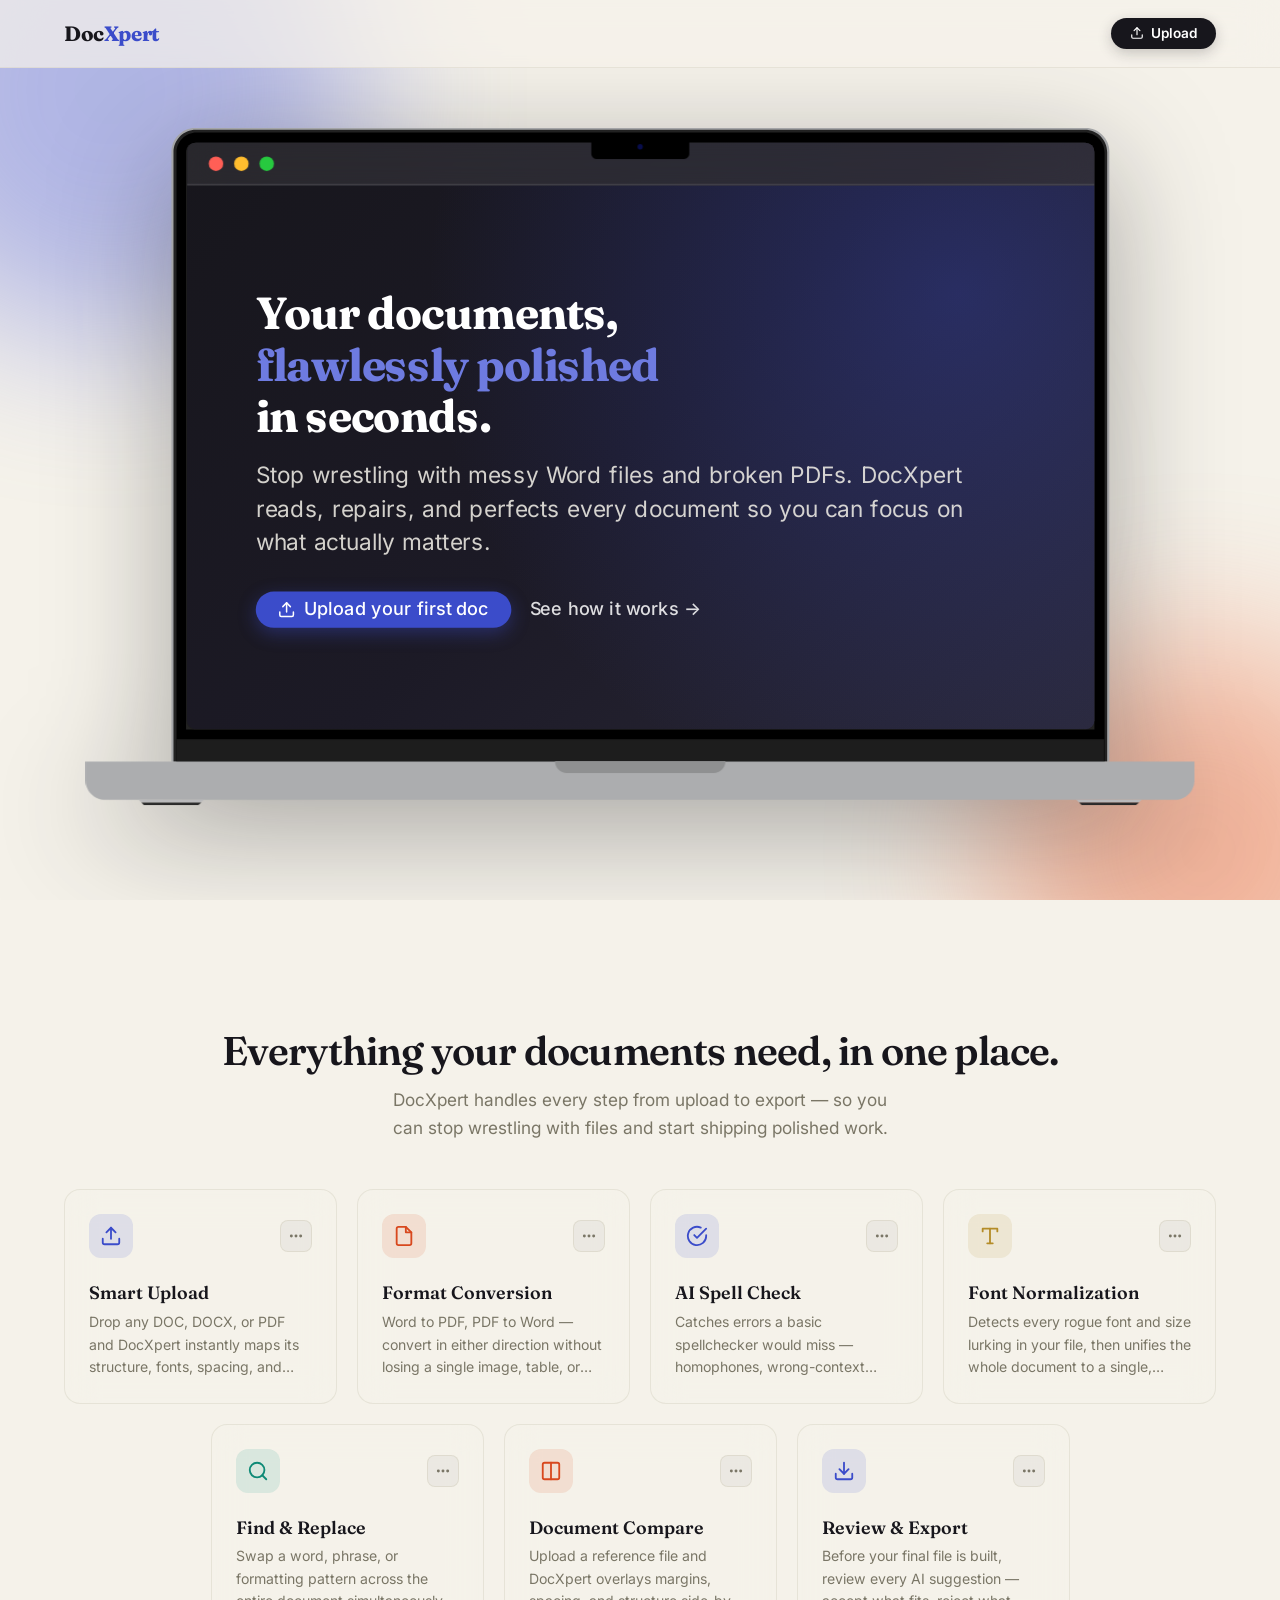
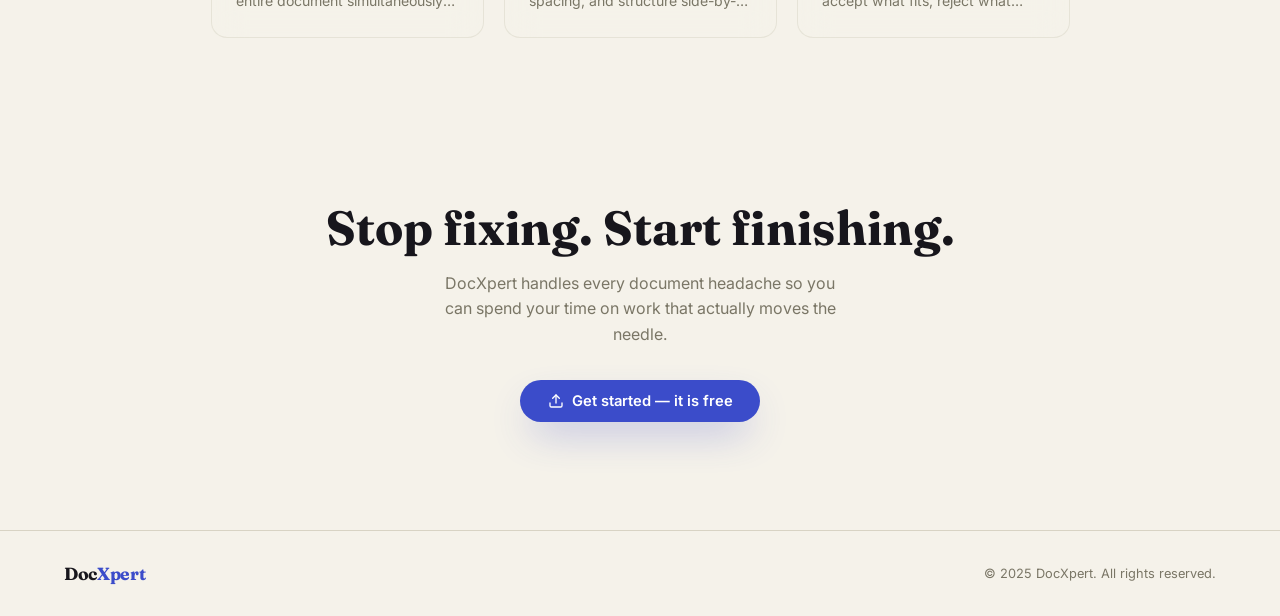
<file: frontend/index.html>
<!DOCTYPE html>
<html lang="en">

<head>
  <meta charset="UTF-8">
  <meta name="viewport" content="width=device-width, initial-scale=1.0">
  <title>DocXpert — Smarter Documents, Instantly</title>
  <meta name="description"
    content="DocXpert transforms the way you work with Word and PDF files — fix, format, convert, and perfect every document in seconds.">
  <link rel="preconnect" href="https://fonts.googleapis.com">
  <link
    href="https://fonts.googleapis.com/css2?family=Fraunces:opsz,wght@9..144,400;9..144,500;9..144,600;9..144,700&family=Inter:wght@400;500;600;700&family=JetBrains+Mono:wght@400;500&display=swap"
    rel="stylesheet">
  <!-- Design System CSS -->
  <link rel="stylesheet" href="css/variables.css">
  <link rel="stylesheet" href="css/base.css">
  <link rel="stylesheet" href="css/animations.css">
  <link rel="stylesheet" href="css/widgets.css">
  <!-- Component CSS -->
  <link rel="stylesheet" href="css/components/nav.css">
  <link rel="stylesheet" href="css/components/hero.css">
  <link rel="stylesheet" href="css/components/kpi.css">
  <link rel="stylesheet" href="css/components/features.css">
  <link rel="stylesheet" href="css/components/testimonials.css">
  <link rel="stylesheet" href="css/components/closing.css">
  <link rel="stylesheet" href="css/components/footer.css">
  <!-- Responsive -->
  <link rel="stylesheet" href="css/responsive.css">
</head>


<body>

  <!-- NAV -->
  <nav>
    <a href="#" class="nav-brand">Doc<span>Xpert</span></a>
    <a href="#how" class="nav-cta" id="nav-upload-btn">
      <svg viewBox="0 0 24 24" fill="none" stroke="currentColor" stroke-width="2" stroke-linecap="round"
        stroke-linejoin="round" width="14" height="14">
        <path d="M21 15v4a2 2 0 0 1-2 2H5a2 2 0 0 1-2-2v-4" />
        <path d="M17 8l-5-5-5 5" />
        <path d="M12 3v12" />
      </svg>
      Upload
    </a>
  </nav>

  <!-- HERO -->
  <section class="hero" id="home">
    <div class="blob b1"></div>
    <div class="blob b2"></div>
    <div class="blob b3"></div>
    <div class="hero-inner">

      <!-- CENTER HERO: Macbook Pro Display with embedded workspace app interface -->
      <div class="hero-right" style="width: 100%; max-width: 1178px;">
        <div class="macbook-sticky-container">
          <svg width="650" height="400" viewBox="0 0 650 400" fill="none" xmlns="http://www.w3.org/2000/svg">
            <!-- Lid Frame -->
            <path fill="#a4a5a7"
              d="M79.56,13.18h491.32c7.23,0,13.1,5.87,13.1,13.1v336.61H66.46V26.28c0-7.23,5.87-13.1,13.1-13.1Z" />
            <path fill="#222"
              d="M79.96,14.24h490.45c6.83,0,12.37,5.54,12.37,12.37v336.28H67.59V26.6c0-6.83,5.54-12.37,12.37-12.37Z" />
            <path fill="#000"
              d="M570.25,15.74H80.34c-6.12,0-11.08,4.96-11.08,11.08v336.07h512.08V26.82c0-6.12-4.96-11.08-11.08-11.08ZM575.74,345.17H74.52V27.31c0-3.31,2.68-5.99,5.99-5.99h489.24c3.31,0,5.99,2.68,5.99,5.99v317.86Z" />

            <rect fill="#1d1d1d" x="74.52" y="21.32" width="501.22" rx="5" ry="5" height="323.85" />

            <!-- MACBOOK SCREEN INTERFACE CONTAINER -->
            <foreignObject x="74.52" y="21.32" width="501.22" height="323.85" clip-path="url(#roundedCorners)">
              <div xmlns="http://www.w3.org/1999/xhtml" class="macbook-screen-app">
                <div class="mac-window-bar">
                  <div class="mac-dots">
                    <span class="dot red"></span>
                    <span class="dot yellow"></span>
                    <span class="dot green"></span>
                  </div>
                </div>
                <div class="mac-screen-body">
                  <h1 class="mac-h1">Your documents,<br /><em>flawlessly polished</em><br />in seconds.</h1>
                  <p class="mac-sub">Stop wrestling with messy Word files and broken PDFs. DocXpert reads, repairs, and
                    perfects every document so you can focus on what actually matters.</p>
                  <div class="mac-actions">
                    <a href="#how" class="mac-btn-primary" id="hero-cta">
                      <svg viewBox="0 0 24 24" fill="none" stroke="currentColor" stroke-width="2" stroke-linecap="round"
                        stroke-linejoin="round" width="7" height="7">
                        <path d="M21 15v4a2 2 0 0 1-2 2H5a2 2 0 0 1-2-2v-4" />
                        <path d="M17 8l-5-5-5 5" />
                        <path d="M12 3v12" />
                      </svg>
                      Upload your first doc
                    </a>
                    <a href="#how" class="mac-btn-ghost" id="hero-how">
                      See how it works &rarr;
                    </a>
                  </div>
                </div>
              </div>
            </foreignObject>

            <!-- Macbook Base Hinge & Feet -->
            <rect fill="#1d1d1d" x="69.09" y="350.51" width="512.11" height="12.48" />
            <path fill="#000"
              d="M298.14,21.02h54.07v6.5c0,1.56-1.27,2.82-2.82,2.82h-48.42c-1.56,0-2.82-1.27-2.82-2.82v-6.5h0Z" />
            <path fill="#acadaf"
              d="M19.04,362.77h611.92v10.39c0,5.95-4.83,10.79-10.79,10.79H29.83c-5.95,0-10.79-4.83-10.79-10.79v-10.39h0Z" />
            <path fill="#080d4c" d="M325.11,25.14c-1.99.03-1.99-3.09,0-3.06,1.99-.03,1.99,3.09,0,3.06Z" />
            <polygon fill="#b9b9bb" points="600.06 385.39 567.29 385.39 565.84 383.95 601.82 383.95 600.06 385.39" />
            <polygon fill="#292929" points="598.73 386.82 568.64 386.82 567.32 385.39 600.35 385.39 598.73 386.82" />
            <polygon fill="#b9b9bb" points="82.64 385.39 49.87 385.39 48.43 383.95 84.41 383.95 82.64 385.39" />
            <polygon fill="#292929" points="81.31 386.82 51.23 386.82 49.9 385.39 82.93 385.39 81.31 386.82" />
            <path fill="#8f9091"
              d="M278.11,362.6h94.05c0,3.63-2.95,6.58-6.58,6.58h-80.89c-3.63,0-6.58-2.95-6.58-6.58h0Z" />
            <defs>
              <clipPath id="roundedCorners">
                <rect fill="#ffffff" x="74.52" y="21.32" width="501.22" height="323.85" rx="5" ry="5" />
              </clipPath>
            </defs>
          </svg>
        </div>
      </div>

    </div>
  </section>

  <!-- FEATURES — INTEGRATION CARD GRID -->
  <section class="features-section" id="how">
    <div class="features-header">
      <h2>Everything your documents need, in one place.</h2>
      <p>DocXpert handles every step from upload to export — so you can stop wrestling with files and start shipping
        polished work.</p>
    </div>

    <div class="features-grid">

      <!-- Upload -->
      <div class="feature-card" id="feat-upload">
        <div class="feature-card-header">
          <div class="feature-card-icon indigo">
            <svg viewBox="0 0 24 24" fill="none" stroke="currentColor" stroke-width="2" stroke-linecap="round"
              stroke-linejoin="round">
              <path d="M21 15v4a2 2 0 0 1-2 2H5a2 2 0 0 1-2-2v-4" />
              <path d="M17 8l-5-5-5 5" />
              <path d="M12 3v12" />
            </svg>
          </div>
          <button class="card-dots-btn" aria-label="More details" title="Click for details">
            <svg viewBox="0 0 24 24" width="16" height="16" fill="currentColor">
              <circle cx="5" cy="12" r="2.2"/>
              <circle cx="12" cy="12" r="2.2"/>
              <circle cx="19" cy="12" r="2.2"/>
            </svg>
          </button>
        </div>
        <div class="feature-card-body">
          <h3>Smart Upload</h3>
          <p>Drop any DOC, DOCX, or PDF and DocXpert instantly maps its structure, fonts, spacing, and layout — building
            a complete blueprint before a single change.</p>
          <div class="expanded-details">
            <div class="expanded-details-content">
              <strong>Deep Blueprint Parsing:</strong> Maps all paragraph styles, line heights, page breaks, embedded tables, and vector graphics with zero data loss.
            </div>
          </div>
        </div>
      </div>

      <!-- Convert -->
      <div class="feature-card" id="feat-convert">
        <div class="feature-card-header">
          <div class="feature-card-icon rust">
            <svg viewBox="0 0 24 24" fill="none" stroke="currentColor" stroke-width="2" stroke-linecap="round"
              stroke-linejoin="round">
              <path d="M14 2H6a2 2 0 0 0-2 2v16a2 2 0 0 0 2 2h12a2 2 0 0 0 2-2V8z" />
              <path d="M14 2v6h6" />
            </svg>
          </div>
          <button class="card-dots-btn" aria-label="More details" title="Click for details">
            <svg viewBox="0 0 24 24" width="16" height="16" fill="currentColor">
              <circle cx="5" cy="12" r="2.2"/>
              <circle cx="12" cy="12" r="2.2"/>
              <circle cx="19" cy="12" r="2.2"/>
            </svg>
          </button>
        </div>
        <div class="feature-card-body">
          <h3>Format Conversion</h3>
          <p>Word to PDF, PDF to Word — convert in either direction without losing a single image, table, or paragraph
            style. Perfect fidelity, every time.</p>
          <div class="expanded-details">
            <div class="expanded-details-content">
              <strong>Dual Conversion Engine:</strong> Preserves exact layout dimensions, column widths, header/footer anchors, and inline media across formats.
            </div>
          </div>
        </div>
      </div>

      <!-- Spelling -->
      <div class="feature-card" id="feat-spelling">
        <div class="feature-card-header">
          <div class="feature-card-icon indigo">
            <svg viewBox="0 0 24 24" fill="none" stroke="currentColor" stroke-width="2" stroke-linecap="round"
              stroke-linejoin="round">
              <path d="M22 11.08V12a10 10 0 1 1-5.93-9.14" />
              <polyline points="22 4 12 14.01 9 11.01" />
            </svg>
          </div>
          <button class="card-dots-btn" aria-label="More details" title="Click for details">
            <svg viewBox="0 0 24 24" width="16" height="16" fill="currentColor">
              <circle cx="5" cy="12" r="2.2"/>
              <circle cx="12" cy="12" r="2.2"/>
              <circle cx="19" cy="12" r="2.2"/>
            </svg>
          </button>
        </div>
        <div class="feature-card-body">
          <h3>AI Spell Check</h3>
          <p>Catches errors a basic spellchecker would miss — homophones, wrong-context words, domain terms — then lets
            you accept or reject each fix.</p>
          <div class="expanded-details">
            <div class="expanded-details-content">
              <strong>Context-Aware LLM:</strong> Evaluates entire sentence grammar, technical terminology, brand style guides, and proper nouns in real-time.
            </div>
          </div>
        </div>
      </div>

      <!-- Fonts -->
      <div class="feature-card" id="feat-fonts">
        <div class="feature-card-header">
          <div class="feature-card-icon gold">
            <svg viewBox="0 0 24 24" fill="none" stroke="currentColor" stroke-width="2" stroke-linecap="round"
              stroke-linejoin="round">
              <polyline points="4 7 4 4 20 4 20 7" />
              <line x1="9" y1="20" x2="15" y2="20" />
              <line x1="12" y1="4" x2="12" y2="20" />
            </svg>
          </div>
          <button class="card-dots-btn" aria-label="More details" title="Click for details">
            <svg viewBox="0 0 24 24" width="16" height="16" fill="currentColor">
              <circle cx="5" cy="12" r="2.2"/>
              <circle cx="12" cy="12" r="2.2"/>
              <circle cx="19" cy="12" r="2.2"/>
            </svg>
          </button>
        </div>
        <div class="feature-card-body">
          <h3>Font Normalization</h3>
          <p>Detects every rogue font and size lurking in your file, then unifies the whole document to a single,
            consistent typographic standard with one click.</p>
          <div class="expanded-details">
            <div class="expanded-details-content">
              <strong>Typographic Unification:</strong> Automatically resolves missing fonts, normalizes rogue font sizes, and harmonizes paragraph weights.
            </div>
          </div>
        </div>
      </div>

      <!-- Replace -->
      <div class="feature-card" id="feat-replace">
        <div class="feature-card-header">
          <div class="feature-card-icon teal">
            <svg viewBox="0 0 24 24" fill="none" stroke="currentColor" stroke-width="2" stroke-linecap="round"
              stroke-linejoin="round">
              <circle cx="11" cy="11" r="8" />
              <line x1="21" y1="21" x2="16.65" y2="16.65" />
            </svg>
          </div>
          <button class="card-dots-btn" aria-label="More details" title="Click for details">
            <svg viewBox="0 0 24 24" width="16" height="16" fill="currentColor">
              <circle cx="5" cy="12" r="2.2"/>
              <circle cx="12" cy="12" r="2.2"/>
              <circle cx="19" cy="12" r="2.2"/>
            </svg>
          </button>
        </div>
        <div class="feature-card-body">
          <h3>Find &amp; Replace</h3>
          <p>Swap a word, phrase, or formatting pattern across the entire document simultaneously — no manual hunting,
            no missed instances.</p>
          <div class="expanded-details">
            <div class="expanded-details-content">
              <strong>Bulk RegEx Matching:</strong> Replaces terms, casing rules, or formatting styles across thousands of pages instantly.
            </div>
          </div>
        </div>
      </div>

      <!-- Compare -->
      <div class="feature-card" id="feat-compare">
        <div class="feature-card-header">
          <div class="feature-card-icon rust">
            <svg viewBox="0 0 24 24" fill="none" stroke="currentColor" stroke-width="2" stroke-linecap="round"
              stroke-linejoin="round">
              <rect x="3" y="3" width="18" height="18" rx="2" ry="2" />
              <line x1="12" y1="3" x2="12" y2="21" />
            </svg>
          </div>
          <button class="card-dots-btn" aria-label="More details" title="Click for details">
            <svg viewBox="0 0 24 24" width="16" height="16" fill="currentColor">
              <circle cx="5" cy="12" r="2.2"/>
              <circle cx="12" cy="12" r="2.2"/>
              <circle cx="19" cy="12" r="2.2"/>
            </svg>
          </button>
        </div>
        <div class="feature-card-body">
          <h3>Document Compare</h3>
          <p>Upload a reference file and DocXpert overlays margins, spacing, and structure side-by-side — highlighting
            every discrepancy so nothing slips through.</p>
          <div class="expanded-details">
            <div class="expanded-details-content">
              <strong>Visual Diff Engine:</strong> Side-by-side comparison highlights text additions, deletions, margin shifts, and line reflows.
            </div>
          </div>
        </div>
      </div>

      <!-- Export -->
      <div class="feature-card" id="feat-export">
        <div class="feature-card-header">
          <div class="feature-card-icon indigo">
            <svg viewBox="0 0 24 24" fill="none" stroke="currentColor" stroke-width="2" stroke-linecap="round"
              stroke-linejoin="round">
              <path d="M21 15v4a2 2 0 0 1-2 2H5a2 2 0 0 1-2-2v-4" />
              <polyline points="7 10 12 15 17 10" />
              <line x1="12" y1="15" x2="12" y2="3" />
            </svg>
          </div>
          <button class="card-dots-btn" aria-label="More details" title="Click for details">
            <svg viewBox="0 0 24 24" width="16" height="16" fill="currentColor">
              <circle cx="5" cy="12" r="2.2"/>
              <circle cx="12" cy="12" r="2.2"/>
              <circle cx="19" cy="12" r="2.2"/>
            </svg>
          </button>
        </div>
        <div class="feature-card-body">
          <h3>Review &amp; Export</h3>
          <p>Before your final file is built, review every AI suggestion — accept what fits, reject what doesn't. Your
            document, your call, then download with confidence.</p>
          <div class="expanded-details">
            <div class="expanded-details-content">
              <strong>Interactive Review Dashboard:</strong> Accept/reject AI suggestions item-by-item and export pristine DOCX or PDF files.
            </div>
          </div>
        </div>
      </div>

    </div>
  </section>



  <!-- CLOSING CTA -->
  <div class="closing">
    <h2>Stop fixing. Start finishing.</h2>
    <p>DocXpert handles every document headache so you can spend your time on work that actually moves the needle.</p>
    <div class="closing-actions">
      <a href="#" class="btn-primary" id="closing-cta">
        <svg viewBox="0 0 24 24" fill="none" stroke="currentColor" stroke-width="2" stroke-linecap="round"
          stroke-linejoin="round" width="16" height="16">
          <path d="M21 15v4a2 2 0 0 1-2 2H5a2 2 0 0 1-2-2v-4" />
          <path d="M17 8l-5-5-5 5" />
          <path d="M12 3v12" />
        </svg>
        Get started &mdash; it is free
      </a>
    </div>
  </div>

  <!-- FOOTER -->
  <footer>
    <div class="footer-brand">Doc<span>Xpert</span></div>
    <p>&copy; 2025 DocXpert. All rights reserved.</p>
  </footer>

  <!-- Hidden file input for upload flow -->
  <input type="file" id="global-file-input" accept=".doc,.docx,.pdf" style="display:none">

  <script type="module" src="js/app.js"></script>
</body>

</html>
</file>
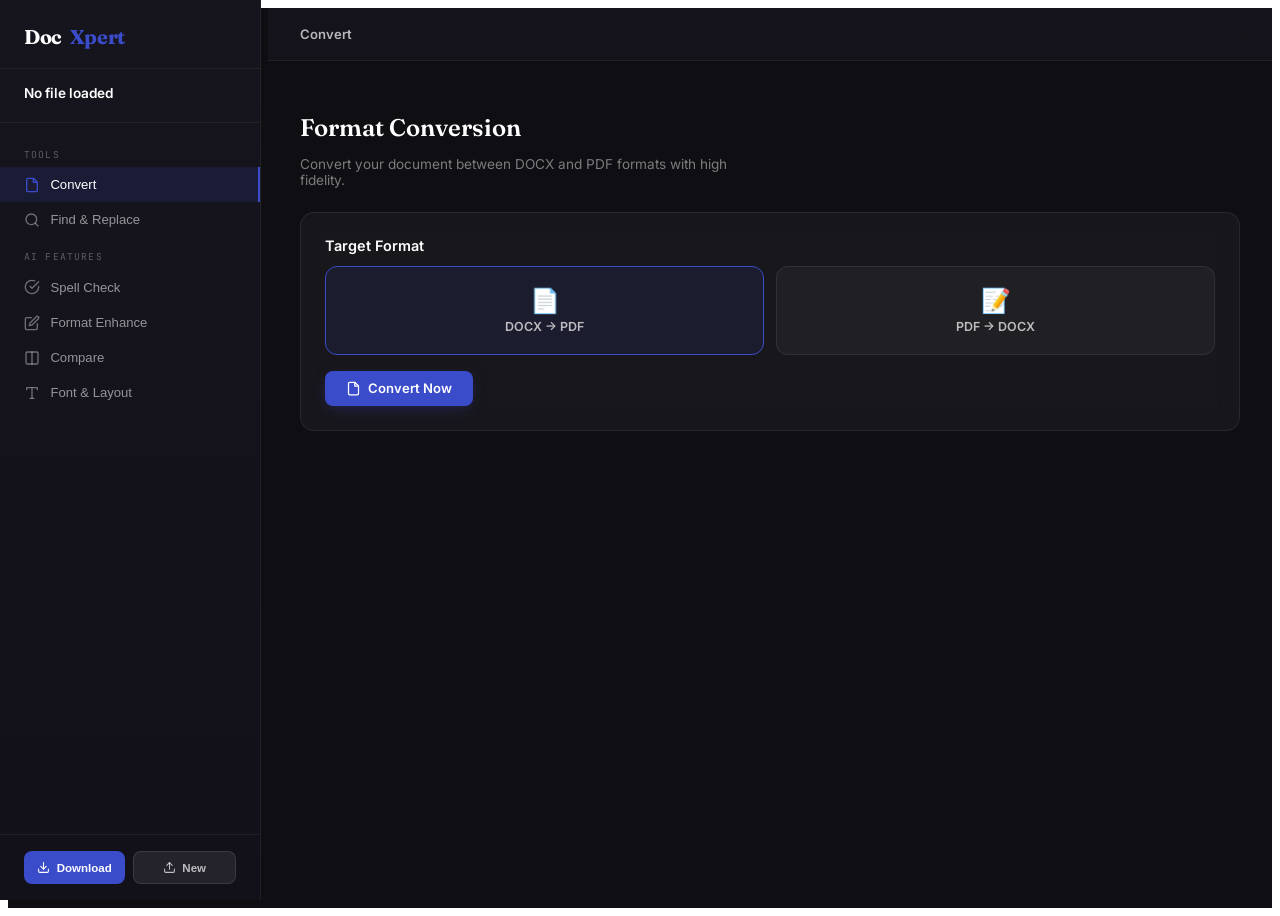
<file: frontend/workspace.html>
<!DOCTYPE html>
<html lang="en">

<head>
  <meta charset="UTF-8">
  <meta name="viewport" content="width=device-width, initial-scale=1.0">
  <title>DocXpert — Workspace</title>
  <meta name="description" content="DocXpert workspace — process, convert, and perfect your documents with AI-powered tools.">
  <link rel="preconnect" href="https://fonts.googleapis.com">
  <link
    href="https://fonts.googleapis.com/css2?family=Fraunces:opsz,wght@9..144,400;9..144,500;9..144,600;9..144,700&family=Inter:wght@400;500;600;700&family=JetBrains+Mono:wght@400;500&display=swap"
    rel="stylesheet">
  <link rel="stylesheet" href="css/variables.css">
  <link rel="stylesheet" href="css/components/workspace.css">
</head>

<body>
  <div class="workspace" id="workspace-app">

    <!-- SIDEBAR -->
    <aside class="ws-sidebar" id="ws-sidebar">
      <a href="/" class="ws-sidebar-brand">Doc<span>Xpert</span></a>

      <div class="ws-file-info" id="ws-file-info">
        <div class="ws-file-name">
          <span id="ws-file-name-text">No file loaded</span>
          <span class="file-type-badge badge-docx" id="ws-file-badge" style="display:none">DOCX</span>
        </div>
        <div class="ws-file-meta" id="ws-file-meta"></div>
      </div>

      <nav class="ws-nav">
        <div class="ws-nav-label">Tools</div>

        <button class="ws-nav-item active" data-panel="convert" id="nav-convert">
          <svg viewBox="0 0 24 24" fill="none" stroke="currentColor" stroke-width="2" stroke-linecap="round" stroke-linejoin="round"><path d="M14 2H6a2 2 0 0 0-2 2v16a2 2 0 0 0 2 2h12a2 2 0 0 0 2-2V8z"/><path d="M14 2v6h6"/></svg>
          Convert
        </button>

        <button class="ws-nav-item" data-panel="find-replace" id="nav-replace">
          <svg viewBox="0 0 24 24" fill="none" stroke="currentColor" stroke-width="2" stroke-linecap="round" stroke-linejoin="round"><circle cx="11" cy="11" r="8"/><line x1="21" y1="21" x2="16.65" y2="16.65"/></svg>
          Find & Replace
        </button>

        <div class="ws-nav-label">AI Features</div>

        <button class="ws-nav-item" data-panel="spell-check" id="nav-spelling">
          <svg viewBox="0 0 24 24" fill="none" stroke="currentColor" stroke-width="2" stroke-linecap="round" stroke-linejoin="round"><path d="M22 11.08V12a10 10 0 1 1-5.93-9.14"/><polyline points="22 4 12 14.01 9 11.01"/></svg>
          Spell Check
        </button>

        <button class="ws-nav-item" data-panel="format-enhance" id="nav-format">
          <svg viewBox="0 0 24 24" fill="none" stroke="currentColor" stroke-width="2" stroke-linecap="round" stroke-linejoin="round"><path d="M11 4H4a2 2 0 0 0-2 2v14a2 2 0 0 0 2 2h14a2 2 0 0 0 2-2v-7"/><path d="M18.5 2.5a2.121 2.121 0 0 1 3 3L12 15l-4 1 1-4 9.5-9.5z"/></svg>
          Format Enhance
        </button>

        <button class="ws-nav-item" data-panel="compare" id="nav-compare">
          <svg viewBox="0 0 24 24" fill="none" stroke="currentColor" stroke-width="2" stroke-linecap="round" stroke-linejoin="round"><rect x="3" y="3" width="18" height="18" rx="2" ry="2"/><line x1="12" y1="3" x2="12" y2="21"/></svg>
          Compare
        </button>

        <button class="ws-nav-item" data-panel="adjust-settings" id="nav-settings">
          <svg viewBox="0 0 24 24" fill="none" stroke="currentColor" stroke-width="2" stroke-linecap="round" stroke-linejoin="round"><polyline points="4 7 4 4 20 4 20 7"/><line x1="9" y1="20" x2="15" y2="20"/><line x1="12" y1="4" x2="12" y2="20"/></svg>
          Font & Layout
        </button>
      </nav>

      <div class="ws-sidebar-footer">
        <button class="ws-btn-sm ws-btn-download" id="ws-download-btn" title="Download current file">
          <svg viewBox="0 0 24 24" fill="none" stroke="currentColor" stroke-width="2" stroke-linecap="round" stroke-linejoin="round"><path d="M21 15v4a2 2 0 0 1-2 2H5a2 2 0 0 1-2-2v-4"/><polyline points="7 10 12 15 17 10"/><line x1="12" y1="15" x2="12" y2="3"/></svg>
          Download
        </button>
        <button class="ws-btn-sm ws-btn-new" id="ws-new-btn" title="Upload new file">
          <svg viewBox="0 0 24 24" fill="none" stroke="currentColor" stroke-width="2" stroke-linecap="round" stroke-linejoin="round"><path d="M21 15v4a2 2 0 0 1-2 2H5a2 2 0 0 1-2-2v-4"/><path d="M17 8l-5-5-5 5"/><path d="M12 3v12"/></svg>
          New
        </button>
      </div>
    </aside>

    <!-- MAIN CONTENT -->
    <main class="ws-main">
      <header class="ws-topbar">
        <span class="ws-topbar-title" id="ws-topbar-title">Convert</span>
        <div class="ws-topbar-actions">
          <span class="ws-file-meta" id="ws-topbar-meta"></span>
        </div>
      </header>

      <div class="ws-content">

        <!-- CONVERT PANEL -->
        <div class="ws-panel active" id="panel-convert">
          <div class="ws-panel-header">
            <h2>Format Conversion</h2>
            <p>Convert your document between DOCX and PDF formats with high fidelity.</p>
          </div>
          <div class="ws-card">
            <div class="ws-card-title">Target Format</div>
            <div class="convert-options">
              <div class="convert-option selected" data-format="pdf" id="opt-to-pdf">
                <div class="convert-option-icon">📄</div>
                <div class="convert-option-label">DOCX → PDF</div>
              </div>
              <div class="convert-option" data-format="docx" id="opt-to-docx">
                <div class="convert-option-icon">📝</div>
                <div class="convert-option-label">PDF → DOCX</div>
              </div>
            </div>
            <div class="ws-btn-row">
              <button class="ws-btn ws-btn-primary" id="btn-convert">
                <svg viewBox="0 0 24 24" fill="none" stroke="currentColor" stroke-width="2" stroke-linecap="round" stroke-linejoin="round" width="15" height="15"><path d="M14 2H6a2 2 0 0 0-2 2v16a2 2 0 0 0 2 2h12a2 2 0 0 0 2-2V8z"/><path d="M14 2v6h6"/></svg>
                Convert Now
              </button>
            </div>
          </div>
          <div id="convert-result"></div>
        </div>

        <!-- FIND & REPLACE PANEL -->
        <div class="ws-panel" id="panel-find-replace">
          <div class="ws-panel-header">
            <h2>Find & Replace</h2>
            <p>Search and replace text across paragraphs, tables, and headers/footers.</p>
          </div>
          <div class="ws-card">
            <div class="ws-input-group">
              <label for="find-text">Find</label>
              <input type="text" class="ws-input" id="find-text" placeholder="Search text or regex pattern...">
            </div>
            <div class="ws-input-group">
              <label for="replace-text">Replace with</label>
              <input type="text" class="ws-input" id="replace-text" placeholder="Replacement text...">
            </div>
            <div class="ws-checkbox-row">
              <input type="checkbox" id="use-regex">
              <label for="use-regex">Use regular expressions</label>
            </div>
            <div class="ws-checkbox-row">
              <input type="checkbox" id="case-sensitive" checked>
              <label for="case-sensitive">Case sensitive</label>
            </div>
            <div class="ws-btn-row">
              <button class="ws-btn ws-btn-primary" id="btn-replace">
                <svg viewBox="0 0 24 24" fill="none" stroke="currentColor" stroke-width="2" stroke-linecap="round" stroke-linejoin="round" width="15" height="15"><circle cx="11" cy="11" r="8"/><line x1="21" y1="21" x2="16.65" y2="16.65"/></svg>
                Replace All
              </button>
            </div>
          </div>
          <div id="replace-result"></div>
        </div>

        <!-- SPELL CHECK PANEL -->
        <div class="ws-panel" id="panel-spell-check">
          <div class="ws-panel-header">
            <h2>AI Spell Check</h2>
            <p>Detect spelling and grammar issues with context-aware AI suggestions.</p>
          </div>
          <div class="ws-card">
            <p style="color: rgba(255,255,255,0.5); font-size: 0.82rem; margin-bottom: 1rem;">
              Uses LanguageTool to analyze your document for spelling errors, grammar issues,
              and stylistic improvements. Review each suggestion individually.
            </p>
            <div class="ws-btn-row">
              <button class="ws-btn ws-btn-primary" id="btn-spell-check">
                <svg viewBox="0 0 24 24" fill="none" stroke="currentColor" stroke-width="2" stroke-linecap="round" stroke-linejoin="round" width="15" height="15"><path d="M22 11.08V12a10 10 0 1 1-5.93-9.14"/><polyline points="22 4 12 14.01 9 11.01"/></svg>
                Run Spell Check
              </button>
            </div>
          </div>
          <div id="spell-check-results"></div>
        </div>

        <!-- FORMAT ENHANCE PANEL -->
        <div class="ws-panel" id="panel-format-enhance">
          <div class="ws-panel-header">
            <h2>AI Format Enhancement</h2>
            <p>Analyze document structure and get suggestions for heading consistency, spacing, and list styles.</p>
          </div>
          <div class="ws-card">
            <p style="color: rgba(255,255,255,0.5); font-size: 0.82rem; margin-bottom: 1rem;">
              The AI will scan your document's formatting, detect inconsistencies in headings,
              spacing, and styles, then suggest corrections you can accept or reject individually.
            </p>
            <div class="ws-btn-row">
              <button class="ws-btn ws-btn-primary" id="btn-format-enhance">
                <svg viewBox="0 0 24 24" fill="none" stroke="currentColor" stroke-width="2" stroke-linecap="round" stroke-linejoin="round" width="15" height="15"><path d="M11 4H4a2 2 0 0 0-2 2v14a2 2 0 0 0 2 2h14a2 2 0 0 0 2-2v-7"/><path d="M18.5 2.5a2.121 2.121 0 0 1 3 3L12 15l-4 1 1-4 9.5-9.5z"/></svg>
                Analyze Formatting
              </button>
            </div>
          </div>
          <div id="format-enhance-results"></div>
        </div>

        <!-- COMPARE PANEL -->
        <div class="ws-panel" id="panel-compare">
          <div class="ws-panel-header">
            <h2>Document Compare</h2>
            <p>Upload a second document and compare it with your current file side-by-side.</p>
          </div>
          <div class="ws-card">
            <div class="ws-card-title">Comparison Document</div>
            <div class="compare-upload-zone" id="compare-dropzone">
              <input type="file" id="compare-file-input" accept=".doc,.docx,.pdf" style="display:none">
              📄 Click or drop a file to compare against
              <div id="compare-file-name" style="margin-top:0.5rem; font-size:0.72rem;"></div>
            </div>
            <div class="ws-btn-row">
              <button class="ws-btn ws-btn-primary" id="btn-compare" disabled>
                <svg viewBox="0 0 24 24" fill="none" stroke="currentColor" stroke-width="2" stroke-linecap="round" stroke-linejoin="round" width="15" height="15"><rect x="3" y="3" width="18" height="18" rx="2" ry="2"/><line x1="12" y1="3" x2="12" y2="21"/></svg>
                Compare Documents
              </button>
            </div>
          </div>
          <div id="compare-results"></div>
        </div>

        <!-- ADJUST SETTINGS PANEL -->
        <div class="ws-panel" id="panel-adjust-settings">
          <div class="ws-panel-header">
            <h2>AI Font & Layout</h2>
            <p>Let AI suggest optimal font, margin, and layout settings based on your document type.</p>
          </div>
          <div class="ws-card">
            <div class="ws-input-group">
              <label for="doc-intent">Document Type / Intent</label>
              <input type="text" class="ws-input" id="doc-intent"
                placeholder="e.g., academic paper, business letter, resume, report...">
            </div>
            <p style="color: rgba(255,255,255,0.4); font-size: 0.72rem; margin-bottom: 1rem;">
              Describe what your document is for and the AI will suggest appropriate font families,
              sizes, margins, line spacing, and other layout parameters.
            </p>
            <div class="ws-btn-row">
              <button class="ws-btn ws-btn-primary" id="btn-adjust-settings">
                <svg viewBox="0 0 24 24" fill="none" stroke="currentColor" stroke-width="2" stroke-linecap="round" stroke-linejoin="round" width="15" height="15"><polyline points="4 7 4 4 20 4 20 7"/><line x1="9" y1="20" x2="15" y2="20"/><line x1="12" y1="4" x2="12" y2="20"/></svg>
                Get AI Suggestions
              </button>
            </div>
          </div>
          <div id="adjust-settings-results"></div>
        </div>

      </div>
    </main>
  </div>

  <!-- Hidden file input for new uploads -->
  <input type="file" id="ws-new-file-input" accept=".doc,.docx,.pdf" style="display:none">

  <script type="module" src="js/workspace.js"></script>
</body>

</html>
</file>
<file: frontend/css/variables.css>
/* ============================================================
   variables.css — Design tokens & CSS custom properties
   DocXpert Design System
   ============================================================ */

:root {
  --paper: #F5F2EA;
  --ink: #17161C;
  --indigo: #3B4CCA;
  --indigo-soft: #6E7BE0;
  --rust: #D8481E;
  --rust-soft: #F0784E;
  --line: #D8D3C4;
  --muted: #7A7666;
  --glass-bg: rgba(255, 255, 255, .52);
  --glass-border: rgba(255, 255, 255, .7);
  --shadow-card: 0 40px 80px -30px rgba(23, 22, 28, .3);
}
</file>
<file: frontend/css/base.css>
/* ============================================================
   base.css — Reset, typography, global styles
   ============================================================ */

*,
*::before,
*::after {
  margin: 0;
  padding: 0;
  box-sizing: border-box;
}

html {
  scroll-behavior: smooth;
}

body {
  background: var(--paper);
  color: var(--ink);
  font-family: 'Inter', sans-serif;
  overflow-x: hidden;
}

/* Eyebrow label pill used across sections */
.eyebrow {
  font-family: 'JetBrains Mono', monospace;
  font-size: .72rem;
  letter-spacing: .14em;
  text-transform: uppercase;
  color: var(--muted);
  margin-bottom: 1.4rem;
  background: var(--glass-bg);
  backdrop-filter: blur(14px);
  -webkit-backdrop-filter: blur(14px);
  border: 1px solid var(--glass-border);
  padding: .4rem 1rem;
  border-radius: 999px;
}

.eyebrow::before {
  content: "◆ ";
  color: var(--indigo);
}

/* Global heading */
h1 {
  font-family: 'Fraunces', serif;
  font-weight: 700;
  font-size: clamp(2.4rem, 5.5vw, 4.6rem);
  line-height: 1.04;
  text-align: left;
  max-width: 16ch;
  letter-spacing: -.02em;
}

h1 em {
  font-style: italic;
  color: var(--indigo);
}

.sub {
  margin-top: 1.4rem;
  max-width: 42ch;
  text-align: left;
  color: var(--muted);
  font-size: 1.05rem;
  line-height: 1.6;
}

/* Shared button styles */
.btn-primary {
  display: inline-flex;
  align-items: center;
  gap: .5rem;
  background: var(--indigo);
  color: #fff;
  font-family: 'Inter', sans-serif;
  font-weight: 600;
  font-size: .92rem;
  padding: .75rem 1.7rem;
  border-radius: 999px;
  text-decoration: none;
  box-shadow: 0 18px 40px -12px rgba(59, 76, 202, .45);
  transition: transform .2s, box-shadow .2s, background .2s;
}

.btn-primary:hover {
  background: #2d3ba8;
  transform: translateY(-2px);
  box-shadow: 0 22px 50px -12px rgba(59, 76, 202, .55);
}

.btn-ghost {
  display: inline-flex;
  align-items: center;
  gap: .45rem;
  color: var(--muted);
  font-size: .88rem;
  font-weight: 500;
  text-decoration: none;
  transition: color .2s;
}

.btn-ghost:hover {
  color: var(--ink);
}
</file>
<file: frontend/css/animations.css>
/* ============================================================
   animations.css — All @keyframes & transition animations
   ============================================================ */

/* Background blob drift */
@keyframes drift {
  0%, 100% { transform: translate(0, 0) scale(1); }
  33%       { transform: translate(12px, -18px) scale(1.04); }
  66%       { transform: translate(-10px, 14px) scale(.97); }
}

/* Floating document pages in hero */
@keyframes floatDoc {
  0%, 100% { transform: rotate(-6deg) translateY(0); }
  50%       { transform: rotate(-8deg) translateY(-12px); }
}

@keyframes floatPdf {
  0%, 100% { transform: rotate(5deg) translateY(0); }
  50%       { transform: rotate(7deg) translateY(-12px); }
}

/* Spinning gear/orb in hero */
@keyframes spin {
  to { transform: rotate(360deg); }
}

/* Scroll hint bob */
@keyframes bob {
  0%, 100% { transform: translateY(0); }
  50%       { transform: translateY(7px); }
}

/* Arrow pulse in convert widget */
@keyframes pulseX {
  0%, 100% { transform: translateX(0); opacity: .6; }
  50%       { transform: translateX(6px); opacity: 1; }
}

/* Reduced motion — disable all decorative animations */
@media (prefers-reduced-motion: reduce) {
  .glass-page,
  .swap-orb svg,
  .scroll-hint,
  .arrow-mid svg,
  .blob {
    animation: none;
  }
}
</file>
<file: frontend/css/widgets.css>
/* ============================================================
   widgets.css — Mini document preview widgets, dropzone,
                 chips, pills, font-compare, search-bar, etc.
   ============================================================ */

/* ---- Mini document preview ---- */
.mini-doc {
  background: #fff;
  border-radius: 10px;
  padding: 16px 18px;
  box-shadow: 0 12px 30px -14px rgba(23, 22, 28, .2);
}

.mini-doc .mtitle {
  height: 9px;
  width: 60%;
  background: var(--ink);
  opacity: .8;
  border-radius: 2px;
  margin-bottom: 10px;
}

.mini-doc .mline {
  height: 5px;
  background: var(--line);
  border-radius: 2px;
  margin-bottom: 6px;
}

.mini-doc .mline.short { width: 50%; }
.mini-doc .mline.med   { width: 85%; }
.mini-doc .mline.full  { width: 100%; }

.mini-doc .mfix {
  background: rgba(216, 72, 30, .16);
  outline: 1px solid rgba(216, 72, 30, .4);
  border-radius: 2px;
}

.mini-doc .mfix.blue {
  background: rgba(59, 76, 202, .16);
  outline: 1px solid rgba(59, 76, 202, .4);
}

/* ---- Drop zone ---- */
.dropzone {
  border: 2px dashed var(--indigo);
  border-radius: 14px;
  display: flex;
  flex-direction: column;
  align-items: center;
  justify-content: center;
  padding: 2.4rem 1rem;
  gap: .6rem;
  color: var(--indigo);
  background: rgba(59, 76, 202, .05);
  transition: background .2s;
}

.dropzone:hover {
  background: rgba(59, 76, 202, .1);
}

.dropzone svg { width: 36px; height: 36px; }

.dropzone span {
  font-family: 'JetBrains Mono', monospace;
  font-size: .7rem;
  color: var(--muted);
}

/* ---- Convert row / file chips ---- */
.convert-row {
  display: flex;
  align-items: center;
  justify-content: center;
  gap: 1.2rem;
}

.file-chip {
  display: flex;
  flex-direction: column;
  align-items: center;
  gap: .5rem;
  background: #fff;
  border-radius: 12px;
  padding: 1rem 1.2rem;
  box-shadow: 0 12px 26px -14px rgba(23, 22, 28, .25);
}

.file-chip .ic {
  width: 36px;
  height: 36px;
  border-radius: 10px;
  display: flex;
  align-items: center;
  justify-content: center;
}

.file-chip.doc .ic { background: var(--indigo); }
.file-chip.pdf .ic { background: var(--rust); }

.file-chip .ic svg { width: 18px; height: 18px; }

.file-chip small {
  font-family: 'JetBrains Mono', monospace;
  font-size: .62rem;
  color: var(--muted);
}

.arrow-mid svg {
  width: 22px;
  height: 22px;
  animation: pulseX 1.6s ease-in-out infinite;
  color: var(--muted);
}

/* ---- Suggestion chip ---- */
.suggest-chip {
  display: inline-flex;
  align-items: center;
  gap: .5rem;
  background: #fff;
  border-radius: 8px;
  padding: .5rem .9rem;
  font-family: 'JetBrains Mono', monospace;
  font-size: .7rem;
  box-shadow: 0 10px 22px -12px rgba(23, 22, 28, .25);
  margin-top: 14px;
}

.suggest-chip .old {
  color: var(--rust);
  text-decoration: line-through;
}

.suggest-chip .new {
  color: var(--indigo);
  font-weight: 600;
}

.accept-row {
  display: flex;
  gap: .5rem;
  margin-top: 12px;
}

.pill {
  font-family: 'Inter', sans-serif;
  font-size: .68rem;
  font-weight: 600;
  padding: .35rem .85rem;
  border-radius: 999px;
  cursor: pointer;
}

.pill.yes { background: var(--indigo); color: #fff; }

.pill.no {
  background: transparent;
  border: 1px solid var(--line);
  color: var(--muted);
}

/* ---- Font comparison ---- */
.font-compare {
  display: flex;
  flex-direction: column;
  gap: 10px;
}

.font-tag {
  display: flex;
  align-items: center;
  justify-content: space-between;
  background: #fff;
  border-radius: 9px;
  padding: .6rem .9rem;
  font-family: 'JetBrains Mono', monospace;
  font-size: .68rem;
  box-shadow: 0 8px 18px -12px rgba(23, 22, 28, .2);
}

.font-tag.bad {
  color: var(--rust);
  text-decoration: line-through;
  opacity: .7;
}

.font-tag.good {
  color: var(--indigo);
  font-weight: 600;
  border: 1px solid rgba(59, 76, 202, .3);
}

/* ---- Margin diff ---- */
.margin-diff {
  position: relative;
  width: 170px;
  height: 220px;
  margin: 0 auto;
}

.margin-diff .page-a,
.margin-diff .page-b {
  position: absolute;
  inset: 0;
  background: #fff;
  border-radius: 8px;
  box-shadow: 0 12px 26px -14px rgba(23, 22, 28, .25);
}

.margin-diff .page-a { border: 1.5px dashed var(--indigo); }

.margin-diff .page-b {
  inset: 14px -14px -14px 14px;
  border: 1.5px dashed var(--rust);
  opacity: .85;
}

/* ---- Search bar ---- */
.search-bar {
  display: flex;
  align-items: center;
  gap: .5rem;
  background: #fff;
  border-radius: 999px;
  padding: .55rem 1.1rem;
  box-shadow: 0 10px 22px -14px rgba(23, 22, 28, .25);
  margin-bottom: 14px;
  font-family: 'JetBrains Mono', monospace;
  font-size: .7rem;
  color: var(--muted);
}

.search-bar b  { color: var(--rust); }
.search-bar .to { color: var(--indigo); }

/* ---- Download button ---- */
.download-btn {
  display: flex;
  align-items: center;
  gap: .6rem;
  background: var(--ink);
  color: #fff;
  border-radius: 12px;
  padding: .85rem 1.4rem;
  font-family: 'Inter', sans-serif;
  font-weight: 600;
  font-size: .85rem;
  box-shadow: 0 16px 30px -14px rgba(23, 22, 28, .4);
  transition: transform .2s, box-shadow .2s;
  cursor: pointer;
}

.download-btn:hover {
  transform: translateY(-2px);
  box-shadow: 0 20px 36px -14px rgba(23, 22, 28, .5);
}

.download-btn svg { width: 16px; height: 16px; }

.download-row {
  display: flex;
  align-items: center;
  justify-content: center;
}
</file>
<file: frontend/css/components/nav.css>
/* ============================================================
   nav.css — Navigation bar styles
   ============================================================ */

nav {
  position: fixed;
  top: 0;
  left: 0;
  right: 0;
  z-index: 100;
  display: flex;
  align-items: center;
  justify-content: space-between;
  padding: 1.1rem 5vw;
  background: rgba(245, 242, 234, .72);
  backdrop-filter: blur(20px);
  -webkit-backdrop-filter: blur(20px);
  border-bottom: 1px solid rgba(216, 211, 196, .5);
}

.nav-brand {
  font-family: 'Fraunces', serif;
  font-weight: 700;
  font-size: 1.3rem;
  letter-spacing: -.02em;
  color: var(--ink);
  text-decoration: none;
}

.nav-brand span {
  color: var(--indigo);
}

.nav-links {
  display: flex;
  align-items: center;
  gap: 2rem;
  list-style: none;
}

.nav-links a {
  text-decoration: none;
  color: var(--muted);
  font-size: .88rem;
  font-weight: 500;
  transition: color .2s;
}

.nav-links a:hover {
  color: var(--ink);
}

.nav-cta {
  display: inline-flex;
  align-items: center;
  gap: 0.4rem;
  background: #17161C;
  color: #ffffff !important;
  padding: 0.48rem 1.2rem;
  border-radius: 999px;
  font-size: 0.85rem !important;
  font-weight: 600 !important;
  text-decoration: none;
  box-shadow: 0 4px 14px rgba(23, 22, 28, 0.22);
  transition: background 0.2s, transform 0.15s, box-shadow 0.2s !important;
}

.nav-cta:hover {
  background: #2a2933 !important;
  transform: translateY(-1px);
  box-shadow: 0 6px 18px rgba(23, 22, 28, 0.32);
}
</file>
<file: frontend/css/components/hero.css>
/* ============================================================
   hero.css — Hero section & MacBook display styles
   ============================================================ */

/* HERO */
.hero {
  position: relative;
  min-height: 100vh;
  display: flex;
  flex-direction: column;
  align-items: center;
  justify-content: center;
  padding: 8vh 2vw 4vh;
  overflow: hidden;
}

.blob {
  position: absolute;
  border-radius: 50%;
  filter: blur(80px);
  opacity: .5;
  z-index: 0;
  animation: drift 10s ease-in-out infinite;
}

.blob.b1 {
  width: 500px;
  height: 500px;
  background: var(--indigo-soft);
  top: -160px;
  left: -140px;
  animation-delay: 0s;
}

.blob.b2 {
  width: 420px;
  height: 420px;
  background: var(--rust-soft);
  bottom: -160px;
  right: -130px;
  animation-delay: -3.5s;
}

.blob.b3 {
  width: 300px;
  height: 300px;
  background: #E8D9C0;
  top: 38%;
  left: 55%;
  opacity: .45;
  animation-delay: -6s;
}

/* Two-column hero layout */
.hero-inner {
  position: relative;
  z-index: 2;
  display: flex;
  flex-direction: column;
  align-items: center;
  justify-content: center;
  width: 100%;
  max-width: 1280px;
  margin: 0 auto;
}

.hero-left {
  flex: 1;
  display: flex;
  flex-direction: column;
  align-items: flex-start;
}

.hero-right {
  width: 100%;
  max-width: 1178px;
  margin: 0 auto;
  display: flex;
  align-items: center;
  justify-content: center;
  min-height: 340px;
  position: relative;
}

.hero-actions {
  display: flex;
  align-items: center;
  gap: 1rem;
  margin-top: 2.4rem;
}

/* Stage — fills the hero right column */
.stage {
  position: relative;
  width: 100%;
  height: 340px;
  display: flex;
  align-items: center;
  justify-content: center;
}

.glass-page {
  position: absolute;
  width: 180px;
  height: 240px;
  background: var(--glass-bg);
  backdrop-filter: blur(18px);
  -webkit-backdrop-filter: blur(18px);
  border: 1px solid var(--glass-border);
  border-radius: 16px;
  box-shadow: 0 30px 60px -20px rgba(23, 22, 28, .28);
  padding: 18px 16px;
}

.glass-page .head {
  display: flex;
  align-items: center;
  gap: 7px;
  margin-bottom: 14px;
}

.tag {
  font-family: 'JetBrains Mono', monospace;
  font-size: .6rem;
  letter-spacing: .06em;
  text-transform: uppercase;
  padding: 3px 9px;
  border-radius: 999px;
}

.glass-page.doc {
  left: calc(50% - 215px);
  transform: rotate(-6deg);
  animation: floatDoc 6s ease-in-out infinite;
}

.glass-page.doc .tag {
  background: rgba(59, 76, 202, .18);
  color: var(--indigo);
}

.glass-page.pdf {
  left: calc(50% + 35px);
  transform: rotate(5deg);
  animation: floatPdf 6s ease-in-out infinite;
  animation-delay: .4s;
}

.glass-page.pdf .tag {
  background: rgba(216, 72, 30, .16);
  color: var(--rust);
}

.title-line {
  height: 9px;
  width: 68%;
  background: var(--ink);
  border-radius: 2px;
  margin-bottom: 11px;
  opacity: .75;
}

.gline {
  height: 5px;
  background: rgba(23, 22, 28, .14);
  border-radius: 2px;
  margin-bottom: 7px;
}

.gline.short { width: 55%; }
.gline.med   { width: 88%; }
.gline.full  { width: 100%; }

.gfix {
  background: rgba(59, 76, 202, .22);
  outline: 1px solid rgba(59, 76, 202, .5);
  border-radius: 2px;
}

.glass-page.pdf .gfix {
  background: rgba(216, 72, 30, .2);
  outline: 1px solid rgba(216, 72, 30, .45);
}

.ai-badge {
  position: absolute;
  top: -14px;
  right: -14px;
  background: var(--indigo);
  color: #fff;
  font-family: 'JetBrains Mono', monospace;
  font-size: .58rem;
  letter-spacing: .08em;
  text-transform: uppercase;
  padding: .28rem .65rem;
  border-radius: 999px;
  box-shadow: 0 8px 18px -8px rgba(59, 76, 202, .5);
}

.swap-orb {
  position: relative;
  z-index: 3;
  width: 56px;
  height: 56px;
  border-radius: 50%;
  background: var(--glass-bg);
  backdrop-filter: blur(16px);
  -webkit-backdrop-filter: blur(16px);
  border: 1px solid var(--glass-border);
  display: flex;
  align-items: center;
  justify-content: center;
  box-shadow: 0 20px 40px -14px rgba(23, 22, 28, .35);
}

.swap-orb svg {
  width: 22px;
  height: 22px;
  animation: spin 3.4s linear infinite;
}

.beam {
  position: absolute;
  top: 50%;
  left: calc(50% - 215px + 180px);
  right: calc(50% - 35px);
  height: 1px;
  border-top: 1.5px dashed rgba(23, 22, 28, .18);
  z-index: 0;
}

.scroll-hint {
  margin-top: 3rem;
  display: flex;
  flex-direction: column;
  align-items: center;
  align-self: center;
  gap: .4rem;
  color: var(--muted);
  font-family: 'JetBrains Mono', monospace;
  font-size: .65rem;
  letter-spacing: .08em;
  text-transform: uppercase;
  animation: bob 2s ease-in-out infinite;
  text-align: center;
}

/* ---- MacBook sticky container ---- */
.macbook-sticky-container {
  position: sticky;
  top: 65px;
  z-index: 1;
  width: 100%;
  max-width: 1178px;
  margin: 0 auto;
  filter: drop-shadow(0 30px 60px rgba(23, 22, 28, 0.35));
  transition: transform 0.4s ease;
}

.macbook-sticky-container svg {
  width: 100%;
  height: auto;
}

/* ---- MacBook Screen App Interface ---- */
.macbook-screen-app {
  width: 100%;
  height: 100%;
  background: linear-gradient(135deg, #17161C 0%, #1c1a26 50%, #2a2838 100%);
  color: #fff;
  font-family: 'Inter', sans-serif;
  display: flex;
  flex-direction: column;
  overflow: hidden;
  padding: 0;
  box-sizing: border-box;
  border-radius: 5px;
}

.mac-window-bar {
  height: 24px;
  background: rgba(255, 255, 255, 0.08);
  backdrop-filter: blur(10px);
  -webkit-backdrop-filter: blur(10px);
  display: flex;
  align-items: center;
  padding: 0 12px;
  border-bottom: 1px solid rgba(255, 255, 255, 0.1);
}

.mac-dots {
  display: flex;
  gap: 6px;
}

.mac-dots .dot {
  width: 8px;
  height: 8px;
  border-radius: 50%;
}

.mac-dots .dot.red    { background: #ff5f56; }
.mac-dots .dot.yellow { background: #ffbd2e; }
.mac-dots .dot.green  { background: #27c93f; }

.mac-screen-body {
  padding: 1.8rem 2.4rem;
  display: flex;
  flex-direction: column;
  align-items: flex-start;
  justify-content: center;
  height: calc(100% - 24px);
  background: radial-gradient(circle at 85% 20%, rgba(59, 76, 202, 0.35) 0%, transparent 60%);
}

.mac-h1 {
  font-family: 'Fraunces', serif;
  font-weight: 700;
  font-size: 1.55rem;
  line-height: 1.15;
  letter-spacing: -0.02em;
  color: #ffffff;
  margin-bottom: 0.6rem;
}

.mac-h1 em {
  font-style: normal;
  color: #6E7BE0;
  font-family: inherit;
}

.mac-sub {
  font-size: 0.78rem;
  line-height: 1.48;
  color: rgba(245, 242, 234, 0.85);
  max-width: 420px;
  margin-bottom: 1.1rem;
}

.mac-actions {
  display: flex;
  align-items: center;
  gap: 0.65rem;
}

.mac-btn-primary {
  display: inline-flex;
  align-items: center;
  justify-content: center;
  gap: 0.3rem;
  background: #3B4CCA;
  color: #fff;
  font-size: 0.62rem;
  font-weight: 500;
  line-height: 1;
  white-space: nowrap;
  padding: 0.32rem 0.75rem;
  border-radius: 999px;
  text-decoration: none;
  box-shadow: 0 3px 10px rgba(59, 76, 202, 0.4);
  transition: transform 0.2s;
}

.mac-btn-primary svg {
  width: 10px !important;
  height: 10px !important;
  min-width: 10px !important;
  min-height: 10px !important;
  flex-shrink: 0;
  display: block;
}

.mac-btn-primary:hover {
  transform: translateY(-1px);
}

.mac-btn-ghost {
  display: inline-flex;
  align-items: center;
  gap: 0.25rem;
  color: rgba(255, 255, 255, 0.85);
  font-size: 0.62rem;
  font-weight: 500;
  line-height: 1;
  white-space: nowrap;
  text-decoration: none;
}
</file>
<file: frontend/css/components/kpi.css>
/* ============================================================
   kpi.css — KPI / How-it-works stack cards
   ============================================================ */

/* How It Works intro */
.hiw-intro {
  text-align: center;
  padding: 8vh 6vw 3vh;
}

.hiw-intro .eyebrow {
  margin: 0 auto 1rem;
  width: fit-content;
}

.hiw-intro h2 {
  font-family: 'Fraunces', serif;
  font-weight: 600;
  font-size: clamp(1.9rem, 4vw, 2.8rem);
  max-width: 22ch;
  margin: 0 auto .8rem;
}

.hiw-intro p {
  color: var(--muted);
  font-size: .97rem;
  max-width: 42ch;
  margin: 0 auto;
  line-height: 1.6;
}

/* Sticky stack */
.stack {
  position: relative;
  padding: 2vh 5vw 14vh;
  max-width: 980px;
  margin: 0 auto;
}

.panel {
  height: 100vh;
  display: flex;
  align-items: flex-start;
  justify-content: center;
}

.card {
  position: sticky;
  width: 100%;
  max-width: 900px;
  background: var(--glass-bg);
  backdrop-filter: blur(22px);
  -webkit-backdrop-filter: blur(22px);
  border: 1px solid var(--glass-border);
  border-radius: 24px;
  box-shadow: var(--shadow-card);
  padding: 2.8rem;
  display: grid;
  grid-template-columns: 1fr 1fr;
  gap: 2.4rem;
  align-items: center;
  min-height: 400px;
}

.card-left .step-num {
  font-family: 'JetBrains Mono', monospace;
  font-size: .7rem;
  color: var(--indigo);
  letter-spacing: .1em;
  text-transform: uppercase;
  margin-bottom: .9rem;
  display: block;
}

.card-left h3 {
  font-family: 'Fraunces', serif;
  font-weight: 600;
  font-size: 1.75rem;
  margin-bottom: .8rem;
  line-height: 1.15;
}

.card-left p {
  color: var(--muted);
  font-size: .95rem;
  line-height: 1.65;
}

.card-right {
  position: relative;
  background: rgba(255, 255, 255, .42);
  border: 1px solid rgba(255, 255, 255, .65);
  border-radius: 16px;
  min-height: 260px;
  padding: 22px;
  display: flex;
  flex-direction: column;
  justify-content: center;
}
</file>
<file: frontend/css/components/features.css>
/* ============================================================
   features.css — Features grid section (KPI/feature cards)
   ============================================================ */

.features-section {
  position: relative;
  z-index: 5;
  padding: 8rem 1.5rem;
  max-width: 1200px;
  margin: 0 auto;
}

.features-header {
  margin-bottom: 3rem;
  text-align: center;
}

.features-header h2 {
  font-family: 'Fraunces', serif;
  font-weight: 600;
  font-size: clamp(1.85rem, 3.8vw, 2.5rem);
  line-height: 1.15;
  letter-spacing: -0.02em;
  color: var(--ink);
  text-wrap: balance;
}

.features-header p {
  margin-top: 0.75rem;
  font-size: 1.08rem;
  line-height: 1.6;
  color: var(--muted);
  max-width: 48ch;
  margin-left: auto;
  margin-right: auto;
}

/* 4+3 centered flexbox grid */
.features-grid {
  display: flex;
  flex-wrap: wrap;
  justify-content: center;
  gap: 1.25rem;
  width: 100%;
  margin: 0 auto;
}

.feature-card {
  position: relative;
  flex: 0 0 calc(25% - 0.9375rem);
  box-sizing: border-box;
  background: rgba(245, 242, 234, 0.55);
  backdrop-filter: blur(16px);
  -webkit-backdrop-filter: blur(16px);
  border: 1px solid rgba(216, 211, 196, 0.5);
  border-radius: 16px;
  padding: 1.5rem;
  display: flex;
  flex-direction: column;
  justify-content: flex-start;
  transition: transform 0.25s ease, box-shadow 0.25s ease, border-color 0.25s ease;
}

.feature-card:hover {
  transform: translateY(-4px);
  box-shadow: 0 20px 50px -16px rgba(23, 22, 28, 0.18);
  border-color: rgba(59, 76, 202, 0.3);
}

/* Card header row (icon + three-dots) */
.feature-card-header {
  display: flex;
  align-items: center;
  justify-content: space-between;
  width: 100%;
}

/* Three-dots expand button */
.card-dots-btn {
  background: rgba(23, 22, 28, 0.04);
  border: 1px solid rgba(216, 211, 196, 0.6);
  color: var(--muted);
  border-radius: 8px;
  width: 32px;
  height: 32px;
  cursor: pointer;
  display: flex;
  align-items: center;
  justify-content: center;
  transition: background 0.2s ease, color 0.2s ease, border-color 0.2s ease;
}

.card-dots-btn:hover,
.feature-card.expanded .card-dots-btn {
  background: rgba(59, 76, 202, 0.1);
  color: var(--indigo);
  border-color: rgba(59, 76, 202, 0.3);
}

.card-dots-btn svg {
  transition: transform 0.3s ease;
}

.feature-card.expanded .card-dots-btn svg {
  transform: rotate(90deg);
}

/* Feature icon */
.feature-card-icon {
  width: 44px;
  height: 44px;
  border-radius: 12px;
  display: flex;
  align-items: center;
  justify-content: center;
}

.feature-card-icon svg {
  width: 22px;
  height: 22px;
}

.feature-card-icon.indigo {
  background: rgba(59, 76, 202, 0.12);
  color: var(--indigo);
}

.feature-card-icon.rust {
  background: rgba(216, 72, 30, 0.12);
  color: var(--rust);
}

.feature-card-icon.gold {
  background: rgba(180, 140, 40, 0.12);
  color: #B48C28;
}

.feature-card-icon.teal {
  background: rgba(20, 150, 130, 0.12);
  color: #0E8A76;
}

/* Card body text */
.feature-card-body {
  margin-top: 1.5rem;
}

.feature-card-body h3 {
  font-family: 'Fraunces', serif;
  font-weight: 600;
  font-size: 1.12rem;
  line-height: 1.25;
  color: var(--ink);
  margin-bottom: 0.4rem;
}

.feature-card-body p {
  font-size: 0.88rem;
  line-height: 1.6;
  color: var(--muted);
  display: -webkit-box;
  -webkit-line-clamp: 3;
  -webkit-box-orient: vertical;
  overflow: hidden;
  transition: all 0.3s ease;
}

/* Expanded state */
.feature-card.expanded {
  border-color: rgba(59, 76, 202, 0.4);
  box-shadow: 0 25px 60px -15px rgba(59, 76, 202, 0.22);
}

.feature-card.expanded .feature-card-body p {
  -webkit-line-clamp: unset;
  overflow: visible;
}

.expanded-details {
  max-height: 0;
  opacity: 0;
  overflow: hidden;
  transition: max-height 0.4s cubic-bezier(0.16, 1, 0.3, 1), opacity 0.3s ease, margin-top 0.3s ease;
  margin-top: 0;
}

.feature-card.expanded .expanded-details {
  max-height: 250px;
  opacity: 1;
  margin-top: 0.85rem;
}

.expanded-details-content {
  font-size: 0.8rem;
  line-height: 1.5;
  color: var(--ink);
  background: rgba(59, 76, 202, 0.07);
  padding: 0.75rem 0.85rem;
  border-radius: 10px;
  border-left: 3px solid var(--indigo);
}
</file>
<file: frontend/css/components/testimonials.css>
/* ============================================================
   testimonials.css — Testimonials section
   ============================================================ */

.testi-section {
  padding: 4vh 5vw 8vh;
  max-width: 1100px;
  margin: 0 auto;
}

.testi-section .eyebrow {
  display: block;
  width: fit-content;
  margin: 0 auto 1rem;
  text-align: center;
}

.testi-section h2 {
  font-family: 'Fraunces', serif;
  font-weight: 600;
  font-size: clamp(1.8rem, 3.5vw, 2.4rem);
  text-align: center;
  max-width: 22ch;
  margin: 0 auto 2.8rem;
}

.testi-grid {
  display: grid;
  grid-template-columns: repeat(auto-fit, minmax(280px, 1fr));
  gap: 1.4rem;
}

.testi-card {
  background: var(--glass-bg);
  backdrop-filter: blur(16px);
  -webkit-backdrop-filter: blur(16px);
  border: 1px solid var(--glass-border);
  border-radius: 18px;
  padding: 1.8rem;
  display: flex;
  flex-direction: column;
  gap: 1rem;
}

.testi-stars {
  color: #D4AA3B;
  font-size: .9rem;
  letter-spacing: .05em;
}

.testi-quote {
  font-family: 'Fraunces', serif;
  font-size: 1rem;
  line-height: 1.55;
  color: var(--ink);
  font-style: italic;
}

.testi-author {
  display: flex;
  align-items: center;
  gap: .7rem;
  margin-top: auto;
}

.testi-avatar {
  width: 36px;
  height: 36px;
  border-radius: 50%;
  display: flex;
  align-items: center;
  justify-content: center;
  font-family: 'JetBrains Mono', monospace;
  font-size: .75rem;
  font-weight: 600;
  color: #fff;
}

.testi-avatar.a1 { background: var(--indigo); }
.testi-avatar.a2 { background: var(--rust); }
.testi-avatar.a3 { background: #4A8C6A; }

.testi-name {
  font-size: .85rem;
  font-weight: 600;
}

.testi-role {
  font-size: .78rem;
  color: var(--muted);
}
</file>
<file: frontend/css/components/closing.css>
/* ============================================================
   closing.css — Closing CTA section
   ============================================================ */

.closing {
  text-align: center;
  padding: 4vh 6vw 12vh;
}

.closing h2 {
  font-family: 'Fraunces', serif;
  font-weight: 700;
  font-size: clamp(2rem, 5vw, 3rem);
  max-width: 20ch;
  margin: 0 auto 1rem;
  line-height: 1.1;
}

.closing h2 em {
  font-style: italic;
  color: var(--indigo);
}

.closing p {
  color: var(--muted);
  max-width: 40ch;
  margin: 0 auto 2rem;
  font-size: 1rem;
  line-height: 1.6;
}

.closing-actions {
  display: flex;
  align-items: center;
  justify-content: center;
  gap: 1rem;
  flex-wrap: wrap;
}
</file>
<file: frontend/css/components/footer.css>
/* ============================================================
   footer.css — Footer styles
   ============================================================ */

footer {
  border-top: 1px solid var(--line);
  padding: 2rem 5vw;
  display: flex;
  align-items: center;
  justify-content: space-between;
  flex-wrap: wrap;
  gap: 1rem;
}

.footer-brand {
  font-family: 'Fraunces', serif;
  font-weight: 700;
  font-size: 1.1rem;
  letter-spacing: -.02em;
  color: var(--ink);
}

.footer-brand span {
  color: var(--indigo);
}

footer p {
  font-size: .8rem;
  color: var(--muted);
}
</file>
<file: frontend/css/responsive.css>
/* ============================================================
   responsive.css — Media queries & breakpoints
   ============================================================ */

/* Features grid — tablet */
@media (max-width: 1024px) {
  .feature-card {
    flex: 0 0 calc(33.333% - 0.84rem);
  }
}

/* Features grid — small tablet */
@media (max-width: 768px) {
  .feature-card {
    flex: 0 0 calc(50% - 0.625rem);
  }
}

/* General tablet / landscape mobile */
@media (max-width: 760px) {
  /* KPI stack cards go single column */
  .card {
    grid-template-columns: 1fr;
    padding: 1.8rem;
    gap: 1.6rem;
  }

  .card-right {
    min-height: 200px;
  }

  .panel {
    height: auto;
    padding: 2rem 0;
  }

  .card {
    position: relative !important;
    top: 0 !important;
  }

  .stack {
    padding-top: 0;
  }

  .stat-item {
    border-right: none;
    border-bottom: 1px solid var(--line);
  }

  .stat-item:last-child {
    border-bottom: none;
  }

  /* Hide nav links */
  nav .nav-links {
    display: none;
  }

  /* Hero stacks vertically */
  .hero-inner {
    flex-direction: column;
    gap: 2.5rem;
  }

  .hero-left {
    align-items: center;
  }

  h1 {
    text-align: center;
  }

  .sub {
    text-align: center;
  }

  .scroll-hint {
    align-items: center;
  }
}

/* Features & feature cards — mobile */
@media (max-width: 520px) {
  .features-section {
    padding: 4rem 1.25rem;
  }

  .feature-card {
    flex: 0 0 100%;
  }
}
</file>
<file: frontend/css/components/workspace.css>
/* ============================================================
   workspace.css — DocXpert Workspace Application Styles
   Premium dark-mode workspace with glassmorphism panels
   ============================================================ */

/* ── Layout ────────────────────────────────────────────────── */
.workspace {
  display: flex;
  min-height: 100vh;
  background: #0f0e13;
  color: #e8e6f0;
  font-family: 'Inter', sans-serif;
}

/* ── Sidebar ───────────────────────────────────────────────── */
.ws-sidebar {
  width: 260px;
  min-width: 260px;
  background: linear-gradient(180deg, #16151d 0%, #12111a 100%);
  border-right: 1px solid rgba(255, 255, 255, 0.06);
  display: flex;
  flex-direction: column;
  padding: 0;
  position: fixed;
  top: 0;
  left: 0;
  bottom: 0;
  z-index: 50;
}

.ws-sidebar-brand {
  padding: 1.5rem 1.5rem 1.2rem;
  font-family: 'Fraunces', serif;
  font-weight: 700;
  font-size: 1.25rem;
  letter-spacing: -0.02em;
  color: #fff;
  text-decoration: none;
  display: flex;
  align-items: center;
  gap: 0.5rem;
  border-bottom: 1px solid rgba(255,255,255,0.06);
}

.ws-sidebar-brand span { color: var(--indigo); }

.ws-file-info {
  padding: 1rem 1.5rem;
  border-bottom: 1px solid rgba(255,255,255,0.06);
}

.ws-file-name {
  font-weight: 600;
  font-size: 0.85rem;
  color: #fff;
  margin-bottom: 0.3rem;
  word-break: break-all;
  display: flex;
  align-items: center;
  gap: 0.4rem;
}

.ws-file-name .file-type-badge {
  font-family: 'JetBrains Mono', monospace;
  font-size: 0.58rem;
  font-weight: 700;
  text-transform: uppercase;
  padding: 0.15rem 0.45rem;
  border-radius: 4px;
  flex-shrink: 0;
}

.badge-docx { background: rgba(59, 76, 202, 0.25); color: #8b9cf7; }
.badge-pdf { background: rgba(216, 72, 30, 0.25); color: #f0784e; }

.ws-file-meta {
  font-size: 0.72rem;
  color: rgba(255,255,255,0.4);
}

/* Sidebar nav */
.ws-nav {
  flex: 1;
  padding: 0.75rem 0;
  overflow-y: auto;
}

.ws-nav-label {
  font-family: 'JetBrains Mono', monospace;
  font-size: 0.6rem;
  text-transform: uppercase;
  letter-spacing: 0.12em;
  color: rgba(255,255,255,0.3);
  padding: 0.8rem 1.5rem 0.4rem;
}

.ws-nav-item {
  display: flex;
  align-items: center;
  gap: 0.65rem;
  padding: 0.6rem 1.5rem;
  font-size: 0.82rem;
  font-weight: 500;
  color: rgba(255,255,255,0.55);
  cursor: pointer;
  transition: all 0.2s;
  border: none;
  background: none;
  width: 100%;
  text-align: left;
}

.ws-nav-item:hover {
  color: rgba(255,255,255,0.85);
  background: rgba(255,255,255,0.04);
}

.ws-nav-item.active {
  color: #fff;
  background: rgba(59, 76, 202, 0.15);
  border-right: 2px solid var(--indigo);
}

.ws-nav-item svg {
  width: 16px;
  height: 16px;
  flex-shrink: 0;
  opacity: 0.7;
}

.ws-nav-item.active svg { opacity: 1; color: var(--indigo); }

/* Sidebar footer */
.ws-sidebar-footer {
  padding: 1rem 1.5rem;
  border-top: 1px solid rgba(255,255,255,0.06);
  display: flex;
  gap: 0.5rem;
}

.ws-btn-sm {
  flex: 1;
  display: flex;
  align-items: center;
  justify-content: center;
  gap: 0.4rem;
  padding: 0.55rem 0.8rem;
  border-radius: 8px;
  font-size: 0.72rem;
  font-weight: 600;
  border: none;
  cursor: pointer;
  transition: all 0.2s;
}

.ws-btn-download {
  background: var(--indigo);
  color: #fff;
}

.ws-btn-download:hover {
  background: #2d3ba8;
  transform: translateY(-1px);
}

.ws-btn-new {
  background: rgba(255,255,255,0.08);
  color: rgba(255,255,255,0.7);
  border: 1px solid rgba(255,255,255,0.1);
}

.ws-btn-new:hover {
  background: rgba(255,255,255,0.12);
  color: #fff;
}

.ws-btn-sm svg { width: 13px; height: 13px; }

/* ── Main Content ──────────────────────────────────────────── */
.ws-main {
  flex: 1;
  margin-left: 260px;
  display: flex;
  flex-direction: column;
  min-height: 100vh;
}

/* Top bar */
.ws-topbar {
  height: 52px;
  background: rgba(22, 21, 29, 0.85);
  backdrop-filter: blur(20px);
  -webkit-backdrop-filter: blur(20px);
  border-bottom: 1px solid rgba(255,255,255,0.06);
  display: flex;
  align-items: center;
  justify-content: space-between;
  padding: 0 2rem;
  position: sticky;
  top: 0;
  z-index: 40;
}

.ws-topbar-title {
  font-size: 0.82rem;
  font-weight: 600;
  color: rgba(255,255,255,0.7);
}

.ws-topbar-actions {
  display: flex;
  align-items: center;
  gap: 0.5rem;
}

/* Content area */
.ws-content {
  flex: 1;
  padding: 2rem;
  overflow-y: auto;
}

/* ── Feature Panels ────────────────────────────────────────── */
.ws-panel {
  display: none;
  animation: panelFadeIn 0.3s ease;
}

.ws-panel.active { display: block; }

@keyframes panelFadeIn {
  from { opacity: 0; transform: translateY(8px); }
  to { opacity: 1; transform: translateY(0); }
}

.ws-panel-header {
  margin-bottom: 1.5rem;
}

.ws-panel-header h2 {
  font-family: 'Fraunces', serif;
  font-weight: 600;
  font-size: 1.5rem;
  color: #fff;
  margin-bottom: 0.35rem;
}

.ws-panel-header p {
  font-size: 0.85rem;
  color: rgba(255,255,255,0.45);
  max-width: 50ch;
}

/* Glass card */
.ws-card {
  background: rgba(255,255,255,0.04);
  backdrop-filter: blur(12px);
  -webkit-backdrop-filter: blur(12px);
  border: 1px solid rgba(255,255,255,0.08);
  border-radius: 14px;
  padding: 1.5rem;
  margin-bottom: 1rem;
  transition: border-color 0.2s;
}

.ws-card:hover {
  border-color: rgba(255,255,255,0.12);
}

.ws-card-title {
  font-weight: 600;
  font-size: 0.9rem;
  color: #fff;
  margin-bottom: 0.75rem;
  display: flex;
  align-items: center;
  gap: 0.5rem;
}

/* ── Form Elements ─────────────────────────────────────────── */
.ws-input-group {
  margin-bottom: 1rem;
}

.ws-input-group label {
  display: block;
  font-size: 0.72rem;
  font-weight: 600;
  text-transform: uppercase;
  letter-spacing: 0.08em;
  color: rgba(255,255,255,0.4);
  margin-bottom: 0.4rem;
}

.ws-input {
  width: 100%;
  padding: 0.6rem 0.9rem;
  background: rgba(255,255,255,0.06);
  border: 1px solid rgba(255,255,255,0.1);
  border-radius: 8px;
  color: #fff;
  font-family: 'Inter', sans-serif;
  font-size: 0.85rem;
  transition: border-color 0.2s, background 0.2s;
  outline: none;
}

.ws-input:focus {
  border-color: rgba(59, 76, 202, 0.5);
  background: rgba(255,255,255,0.08);
}

.ws-input::placeholder { color: rgba(255,255,255,0.25); }

textarea.ws-input {
  resize: vertical;
  min-height: 60px;
}

.ws-select {
  appearance: none;
  background-image: url("data:image/svg+xml,%3Csvg xmlns='http://www.w3.org/2000/svg' width='12' height='12' viewBox='0 0 24 24' fill='none' stroke='rgba(255,255,255,0.4)' stroke-width='2'%3E%3Cpath d='M6 9l6 6 6-6'/%3E%3C/svg%3E");
  background-repeat: no-repeat;
  background-position: right 0.8rem center;
  padding-right: 2.2rem;
}

.ws-checkbox-row {
  display: flex;
  align-items: center;
  gap: 0.5rem;
  margin-bottom: 0.5rem;
}

.ws-checkbox-row input[type="checkbox"] {
  accent-color: var(--indigo);
  width: 14px;
  height: 14px;
}

.ws-checkbox-row label {
  font-size: 0.8rem;
  color: rgba(255,255,255,0.6);
  margin: 0;
  text-transform: none;
  letter-spacing: 0;
}

/* Buttons */
.ws-btn {
  display: inline-flex;
  align-items: center;
  gap: 0.45rem;
  padding: 0.6rem 1.3rem;
  border-radius: 8px;
  font-size: 0.82rem;
  font-weight: 600;
  border: none;
  cursor: pointer;
  transition: all 0.2s;
  font-family: 'Inter', sans-serif;
}

.ws-btn svg { width: 15px; height: 15px; }

.ws-btn-primary {
  background: var(--indigo);
  color: #fff;
  box-shadow: 0 4px 16px -4px rgba(59, 76, 202, 0.4);
}

.ws-btn-primary:hover {
  background: #2d3ba8;
  transform: translateY(-1px);
  box-shadow: 0 6px 20px -4px rgba(59, 76, 202, 0.5);
}

.ws-btn-primary:disabled {
  opacity: 0.5;
  cursor: not-allowed;
  transform: none;
}

.ws-btn-secondary {
  background: rgba(255,255,255,0.08);
  color: rgba(255,255,255,0.7);
  border: 1px solid rgba(255,255,255,0.1);
}

.ws-btn-secondary:hover {
  background: rgba(255,255,255,0.12);
  color: #fff;
}

.ws-btn-row {
  display: flex;
  gap: 0.5rem;
  margin-top: 1rem;
}

/* ── Review Panel (shared across features 4,6,7,8) ─────── */
.review-panel {
  margin-top: 1.5rem;
}

.review-header {
  display: flex;
  align-items: center;
  justify-content: space-between;
  margin-bottom: 1rem;
}

.review-header h3 {
  font-size: 0.95rem;
  font-weight: 600;
  color: #fff;
}

.review-stats {
  font-family: 'JetBrains Mono', monospace;
  font-size: 0.68rem;
  color: rgba(255,255,255,0.4);
}

.review-bulk-actions {
  display: flex;
  gap: 0.4rem;
}

.review-bulk-btn {
  font-size: 0.68rem;
  font-weight: 600;
  padding: 0.3rem 0.7rem;
  border-radius: 6px;
  border: none;
  cursor: pointer;
  transition: all 0.2s;
  font-family: 'Inter', sans-serif;
}

.review-bulk-btn.accept-all {
  background: rgba(39, 201, 63, 0.15);
  color: #27c93f;
}

.review-bulk-btn.accept-all:hover {
  background: rgba(39, 201, 63, 0.25);
}

.review-bulk-btn.reject-all {
  background: rgba(255, 95, 86, 0.15);
  color: #ff5f56;
}

.review-bulk-btn.reject-all:hover {
  background: rgba(255, 95, 86, 0.25);
}

/* Suggestion cards */
.suggestion-list {
  display: flex;
  flex-direction: column;
  gap: 0.6rem;
}

.suggestion-card {
  background: rgba(255,255,255,0.03);
  border: 1px solid rgba(255,255,255,0.07);
  border-radius: 10px;
  padding: 1rem 1.1rem;
  transition: all 0.25s;
}

.suggestion-card:hover {
  border-color: rgba(255,255,255,0.12);
  background: rgba(255,255,255,0.05);
}

.suggestion-card.accepted {
  border-color: rgba(39, 201, 63, 0.3);
  background: rgba(39, 201, 63, 0.06);
}

.suggestion-card.rejected {
  border-color: rgba(255, 95, 86, 0.2);
  background: rgba(255, 95, 86, 0.04);
  opacity: 0.6;
}

.suggestion-top {
  display: flex;
  align-items: flex-start;
  justify-content: space-between;
  gap: 0.75rem;
}

.suggestion-type {
  font-family: 'JetBrains Mono', monospace;
  font-size: 0.58rem;
  text-transform: uppercase;
  letter-spacing: 0.08em;
  padding: 0.2rem 0.5rem;
  border-radius: 4px;
  font-weight: 700;
  flex-shrink: 0;
}

.type-spelling { background: rgba(255, 189, 46, 0.15); color: #ffbd2e; }
.type-grammar { background: rgba(255, 140, 0, 0.15); color: #ff8c00; }
.type-formatting { background: rgba(59, 76, 202, 0.2); color: #8b9cf7; }
.type-font { background: rgba(180, 140, 40, 0.15); color: #d4a832; }
.type-margin { background: rgba(20, 150, 130, 0.15); color: #22c9aa; }
.type-heading { background: rgba(156, 39, 176, 0.15); color: #ce93d8; }
.type-spacing { background: rgba(33, 150, 243, 0.15); color: #64b5f6; }
.type-modification { background: rgba(255, 152, 0, 0.15); color: #ffb74d; }
.type-addition { background: rgba(76, 175, 80, 0.15); color: #81c784; }
.type-deletion { background: rgba(244, 67, 54, 0.15); color: #e57373; }
.type-layout { background: rgba(0, 188, 212, 0.15); color: #4dd0e1; }
.type-list_style { background: rgba(121, 85, 72, 0.15); color: #bcaaa4; }

.suggestion-actions {
  display: flex;
  gap: 0.3rem;
  flex-shrink: 0;
}

.suggestion-action-btn {
  width: 28px;
  height: 28px;
  border-radius: 6px;
  border: none;
  cursor: pointer;
  display: flex;
  align-items: center;
  justify-content: center;
  transition: all 0.2s;
  font-size: 0.85rem;
}

.suggestion-action-btn.accept {
  background: rgba(39, 201, 63, 0.12);
  color: #27c93f;
}

.suggestion-action-btn.accept:hover {
  background: rgba(39, 201, 63, 0.25);
}

.suggestion-action-btn.reject {
  background: rgba(255, 95, 86, 0.12);
  color: #ff5f56;
}

.suggestion-action-btn.reject:hover {
  background: rgba(255, 95, 86, 0.25);
}

.suggestion-body {
  margin-top: 0.6rem;
}

.suggestion-diff {
  font-family: 'JetBrains Mono', monospace;
  font-size: 0.75rem;
  line-height: 1.5;
  margin-bottom: 0.35rem;
}

.diff-original {
  color: #ff5f56;
  text-decoration: line-through;
  opacity: 0.8;
}

.diff-arrow {
  color: rgba(255,255,255,0.3);
  margin: 0 0.3rem;
}

.diff-suggested {
  color: #27c93f;
  font-weight: 600;
}

.suggestion-explanation {
  font-size: 0.72rem;
  color: rgba(255,255,255,0.4);
  line-height: 1.4;
}

.suggestion-context {
  font-family: 'JetBrains Mono', monospace;
  font-size: 0.65rem;
  color: rgba(255,255,255,0.3);
  margin-top: 0.3rem;
  padding: 0.4rem 0.6rem;
  background: rgba(255,255,255,0.03);
  border-radius: 6px;
  border-left: 2px solid rgba(255,255,255,0.1);
}

/* Apply button */
.review-apply-bar {
  margin-top: 1.25rem;
  padding: 1rem;
  background: rgba(59, 76, 202, 0.08);
  border: 1px solid rgba(59, 76, 202, 0.2);
  border-radius: 10px;
  display: flex;
  align-items: center;
  justify-content: space-between;
}

.review-apply-info {
  font-size: 0.78rem;
  color: rgba(255,255,255,0.5);
}

.review-apply-info strong {
  color: #27c93f;
}

/* ── Convert Panel Specifics ──────────────────────────────── */
.convert-options {
  display: flex;
  gap: 0.75rem;
  margin-bottom: 1rem;
}

.convert-option {
  flex: 1;
  padding: 1.2rem;
  background: rgba(255,255,255,0.04);
  border: 1.5px solid rgba(255,255,255,0.08);
  border-radius: 12px;
  cursor: pointer;
  text-align: center;
  transition: all 0.2s;
}

.convert-option:hover {
  border-color: rgba(59, 76, 202, 0.3);
  background: rgba(59, 76, 202, 0.06);
}

.convert-option.selected {
  border-color: var(--indigo);
  background: rgba(59, 76, 202, 0.1);
}

.convert-option-icon {
  font-size: 1.5rem;
  margin-bottom: 0.3rem;
}

.convert-option-label {
  font-size: 0.78rem;
  font-weight: 600;
  color: rgba(255,255,255,0.7);
}

/* ── Compare Panel ─────────────────────────────────────────── */
.compare-upload-zone {
  border: 2px dashed rgba(255,255,255,0.12);
  border-radius: 12px;
  padding: 2rem;
  text-align: center;
  cursor: pointer;
  transition: all 0.2s;
  color: rgba(255,255,255,0.4);
  font-size: 0.82rem;
}

.compare-upload-zone:hover {
  border-color: rgba(59, 76, 202, 0.4);
  background: rgba(59, 76, 202, 0.05);
  color: rgba(255,255,255,0.6);
}

.compare-upload-zone.has-file {
  border-color: rgba(39, 201, 63, 0.3);
  background: rgba(39, 201, 63, 0.05);
  color: #27c93f;
}

/* ── Loading State ─────────────────────────────────────────── */
.ws-loading {
  display: flex;
  align-items: center;
  justify-content: center;
  gap: 0.6rem;
  padding: 2rem;
  color: rgba(255,255,255,0.5);
  font-size: 0.85rem;
}

.ws-spinner {
  width: 18px;
  height: 18px;
  border: 2px solid rgba(255,255,255,0.15);
  border-top-color: var(--indigo);
  border-radius: 50%;
  animation: wsSpin 0.7s linear infinite;
}

@keyframes wsSpin {
  to { transform: rotate(360deg); }
}

/* ── Empty State ───────────────────────────────────────────── */
.ws-empty {
  text-align: center;
  padding: 3rem 1rem;
  color: rgba(255,255,255,0.3);
}

.ws-empty svg {
  width: 48px;
  height: 48px;
  margin-bottom: 1rem;
  opacity: 0.3;
}

.ws-empty p {
  font-size: 0.85rem;
  max-width: 30ch;
  margin: 0 auto;
}

/* ── Toast Notification ────────────────────────────────────── */
.ws-toast {
  position: fixed;
  bottom: 2rem;
  right: 2rem;
  padding: 0.75rem 1.2rem;
  border-radius: 10px;
  font-size: 0.8rem;
  font-weight: 600;
  z-index: 1000;
  animation: toastIn 0.3s ease, toastOut 0.3s ease 2.7s forwards;
  display: flex;
  align-items: center;
  gap: 0.5rem;
}

.ws-toast.success {
  background: rgba(39, 201, 63, 0.15);
  color: #27c93f;
  border: 1px solid rgba(39, 201, 63, 0.3);
}

.ws-toast.error {
  background: rgba(255, 95, 86, 0.15);
  color: #ff5f56;
  border: 1px solid rgba(255, 95, 86, 0.3);
}

.ws-toast.info {
  background: rgba(59, 76, 202, 0.15);
  color: #8b9cf7;
  border: 1px solid rgba(59, 76, 202, 0.3);
}

@keyframes toastIn {
  from { opacity: 0; transform: translateY(12px); }
  to { opacity: 1; transform: translateY(0); }
}

@keyframes toastOut {
  from { opacity: 1; transform: translateY(0); }
  to { opacity: 0; transform: translateY(12px); }
}

/* ── Similarity Score Bar ──────────────────────────────────── */
.similarity-bar {
  height: 6px;
  background: rgba(255,255,255,0.08);
  border-radius: 3px;
  overflow: hidden;
  margin-top: 0.5rem;
}

.similarity-fill {
  height: 100%;
  border-radius: 3px;
  transition: width 0.5s ease;
  background: linear-gradient(90deg, #ff5f56, #ffbd2e, #27c93f);
}

/* ── Responsive ────────────────────────────────────────────── */
@media (max-width: 900px) {
  .ws-sidebar {
    width: 220px;
    min-width: 220px;
  }
  .ws-main {
    margin-left: 220px;
  }
}

@media (max-width: 680px) {
  .ws-sidebar {
    position: fixed;
    transform: translateX(-100%);
    transition: transform 0.3s ease;
  }
  .ws-sidebar.open { transform: translateX(0); }
  .ws-main { margin-left: 0; }
  .ws-content { padding: 1.25rem; }
}
</file>
